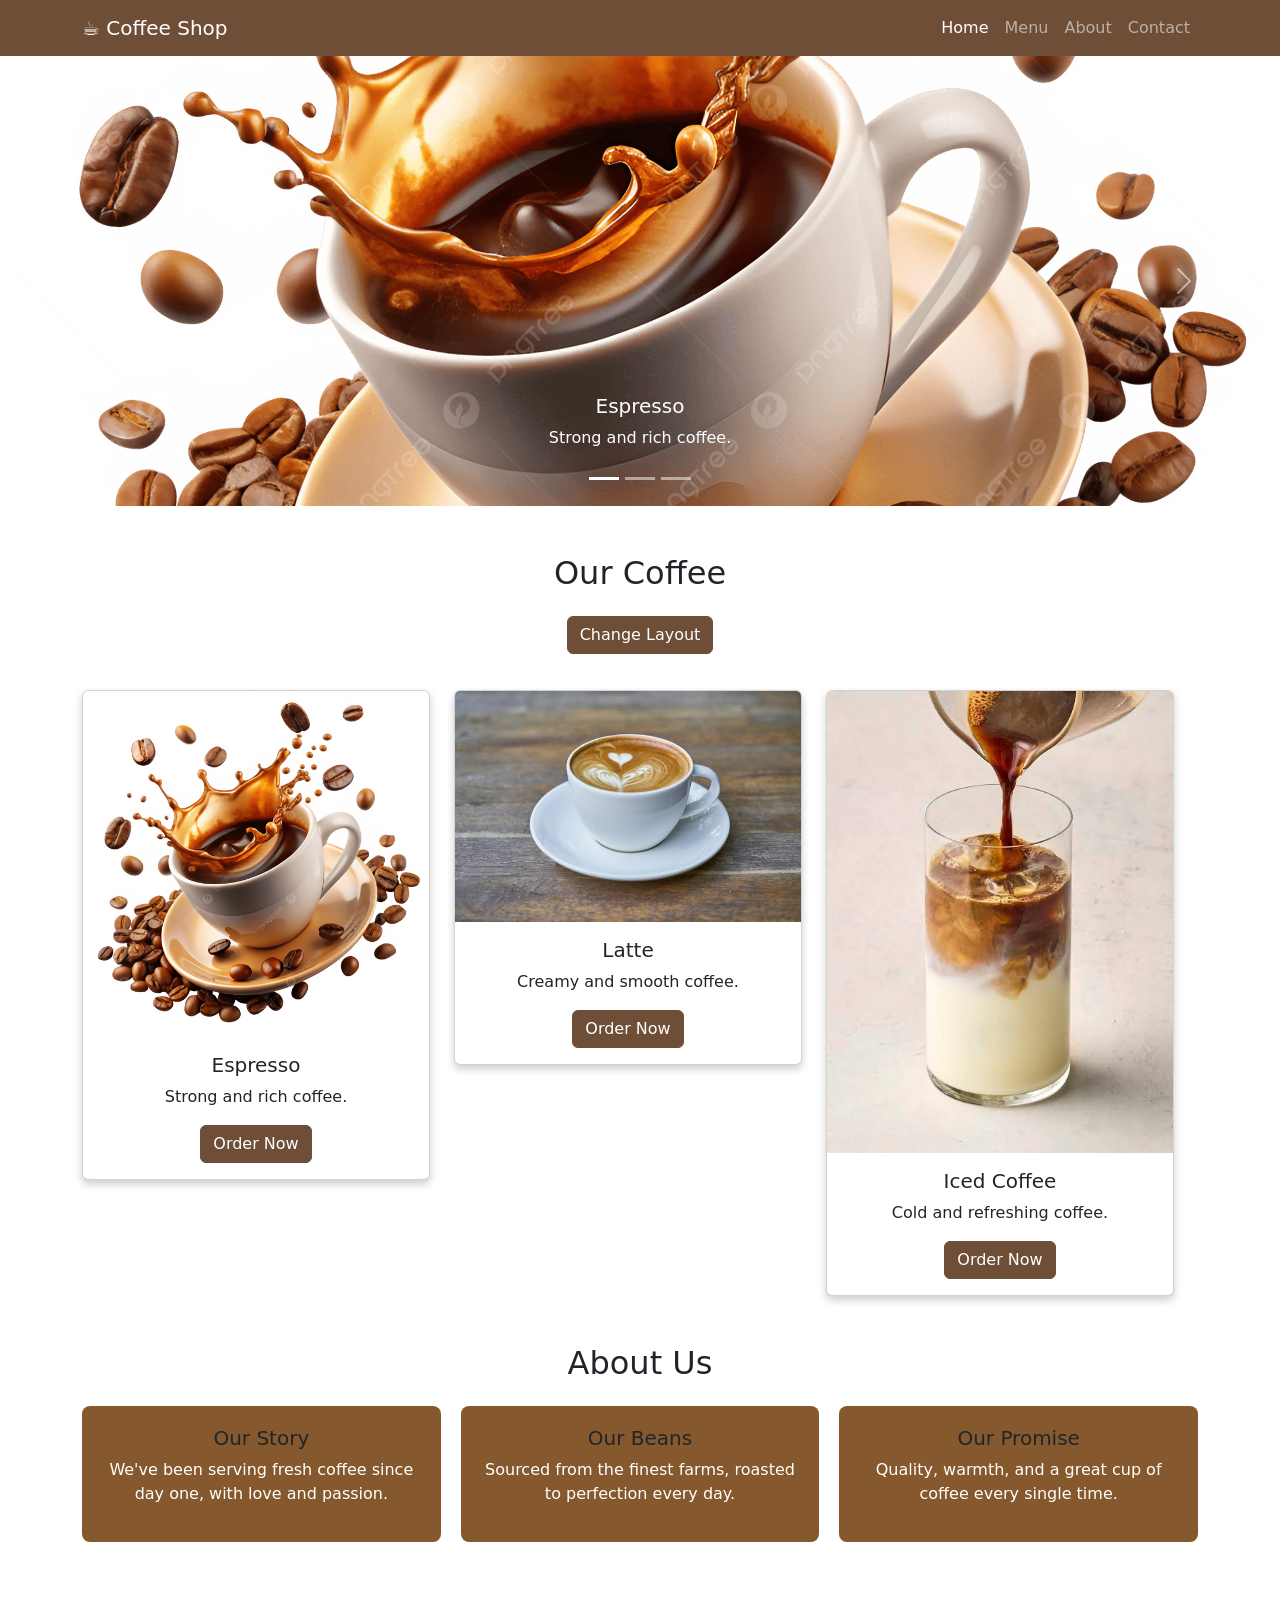
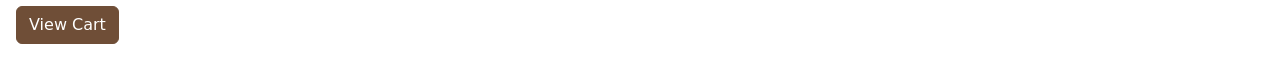
<file: index.html>
<!DOCTYPE html> 
<html lang="en">
<head>
    <meta charset="UTF-8">
    <meta name="viewport" content="width=device-width, initial-scale=1.0">
    <title>Coffee Shop</title>

    <!--bootstrap!-->
    <link href="https://cdn.jsdelivr.net/npm/bootstrap@5.3.3/dist/css/bootstrap.min.css" rel="stylesheet">

    <!--css!-->
    <link rel="stylesheet" href="style.css">
</head>
<body>
    <nav class="navbar navbar-expand-lg navbar-dark custom-navbar">
  <div class="container">
    <a class="navbar-brand" href="#">☕ Coffee Shop</a>

    <button class="navbar-toggler" type="button" data-bs-toggle="collapse" data-bs-target="#navbarNav">
      <span class="navbar-toggler-icon"></span>
    </button>

    <div class="collapse navbar-collapse" id="navbarNav">
      <ul class="navbar-nav ms-auto">
        <li class="nav-item">
          <a class="nav-link active" href="#">Home</a>
        </li>
        <li class="nav-item">
          <a class="nav-link" href="#">Menu</a>
        </li>
        <li class="nav-item">
          <a class="nav-link" href="#">About</a>
        </li>
        <li class="nav-item">
          <a class="nav-link" href="#">Contact</a>
        </li>
      </ul>
    </div>
  </div>
</nav>
<!--Carousel-->
<div id="coffeeCarousel" class="carousel slide" data-bs-ride="carousel">
    <div class="carousel-indicators">
        <button type="button" data-bs-target="#coffeeCarousel" data-bs-slide-to="0" class="active"></button>
        <button type="button" data-bs-target="#coffeeCarousel" data-bs-slide-to="1"></button>
        <button type="button" data-bs-target="#coffeeCarousel" data-bs-slide-to="2"></button>
    </div>

    <div class="carousel-inner">
        <div class="carousel-item active">
            <img src="images/coffee1.jpg" class="d-block w-100" alt="Espresso" style="max-height:450px; object-fit:cover;">
            <div class="carousel-caption d-none d-md-block">
                <h5>Espresso</h5>
                <p>Strong and rich coffee.</p>
            </div>
        </div>
        <div class="carousel-item">
            <img src="images/coffee2.jpg" class="d-block w-100" alt="Latte" style="max-height:450px; object-fit:cover;">
            <div class="carousel-caption d-none d-md-block">
                <h5>Latte</h5>
                <p>Creamy and smooth coffee.</p>
            </div>
        </div>
        <div class="carousel-item">
            <img src="images/coffee3.jpg" class="d-block w-100" alt="Iced Coffee" style="max-height:450px; object-fit:cover;">
            <div class="carousel-caption d-none d-md-block">
                <h5>Iced Coffee</h5>
                <p>Cold and refreshing coffee.</p>
            </div>
        </div>
    </div>

    <button class="carousel-control-prev" type="button" data-bs-target="#coffeeCarousel" data-bs-slide="prev">
        <span class="carousel-control-prev-icon"></span>
    </button>
    <button class="carousel-control-next" type="button" data-bs-target="#coffeeCarousel" data-bs-slide="next">
        <span class="carousel-control-next-icon"></span>
    </button>
</div>

    <section class="container my-5">
    <h2 class="text-center mb-4">Our Coffee</h2>

    <div class="text-center mb-3">
        <button class="btn btn-outline-dark" onclick="toggleLayout()">
            Change Layout
        </button>
    </div>

    <div class="row" id="coffee-row">

    <div class="row">

        <div class="col-md-4">
            <div class="card">
                <img src="images/coffee1.jpg" class="card-img-top" alt="Espresso">
                <div class="card-body">
                    <h5 class="card-title">Espresso</h5>
                    <p class="card-text">Strong and rich coffee.</p>
                  <button class="btn btn-dark"onclick="addToCart('Espresso',this)">
                    Order Now
                  </button>              
                </div>
            </div>
        </div>

        <div class="col-md-4">
            <div class="card">
                <img src="images/coffee2.jpg" class="card-img-top" alt="Latte">
                <div class="card-body">
                    <h5 class="card-title">Latte</h5>
                    <p class="card-text">Creamy and smooth coffee.</p>
                    <button class="btn btn-dark"onclick= "addToCart('Latte',this)">
                    Order Now
                  </button>  
                </div>
            </div>
        </div>
        <div class="col-md-4">
            <div class="card">
                <img src="images/coffee3.jpg" class="card-img-top" alt="Iced Coffee">
                <div class="card-body">
                    <h5 class="card-title">Iced Coffee</h5>
                    <p class="card-text">Cold and refreshing coffee.</p>
                    <button class="btn btn-dark"onclick="addToCart('Iced coffee',this)">
                    Order Now
                  </button>  
                    
                </div>
            </div>
        </div>
    </div>
</section>
<section class="container my-5">
    <h2 class="text-center mb-4">About Us</h2>
    <div class="about-grid">
        <div class="about-box">
            <h5>Our Story</h5>
            <p>We've been serving fresh coffee since day one, with love and passion.</p>
        </div>
        <div class="about-box">
            <h5>Our Beans</h5>
            <p>Sourced from the finest farms, roasted to perfection every day.</p>
        </div>
        <div class="about-box">
            <h5>Our Promise</h5>
            <p>Quality, warmth, and a great cup of coffee every single time.</p>
        </div>
    </div>
</section>
<button class="btn btn-dark m-3"
        type="button"
        data-bs-toggle="offcanvas"
        data-bs-target="#cart"
        aria-controls="cart">
    View Cart
</button>

<div class="offcanvas offcanvas-start"
     tabindex="-1"
     id="cart"
     aria-labelledby="cartLabel">

    <div class="offcanvas-header">
        <h5 class="offcanvas-title" id="cartLabel">
            Shopping Cart
        </h5>
        <button type="button"
                class="btn-close"
                data-bs-dismiss="offcanvas">
        </button>
    </div>

   <div class="offcanvas-body">
    <div id="cart-body">
        <p>No items added yet.</p>
   </div>
    </div>
</div>
<script src="https://cdn.jsdelivr.net/npm/bootstrap@5.3.3/dist/js/bootstrap.bundle.min.js"></script>
<script src="script.js"></script>
</body>
</html>
</file>
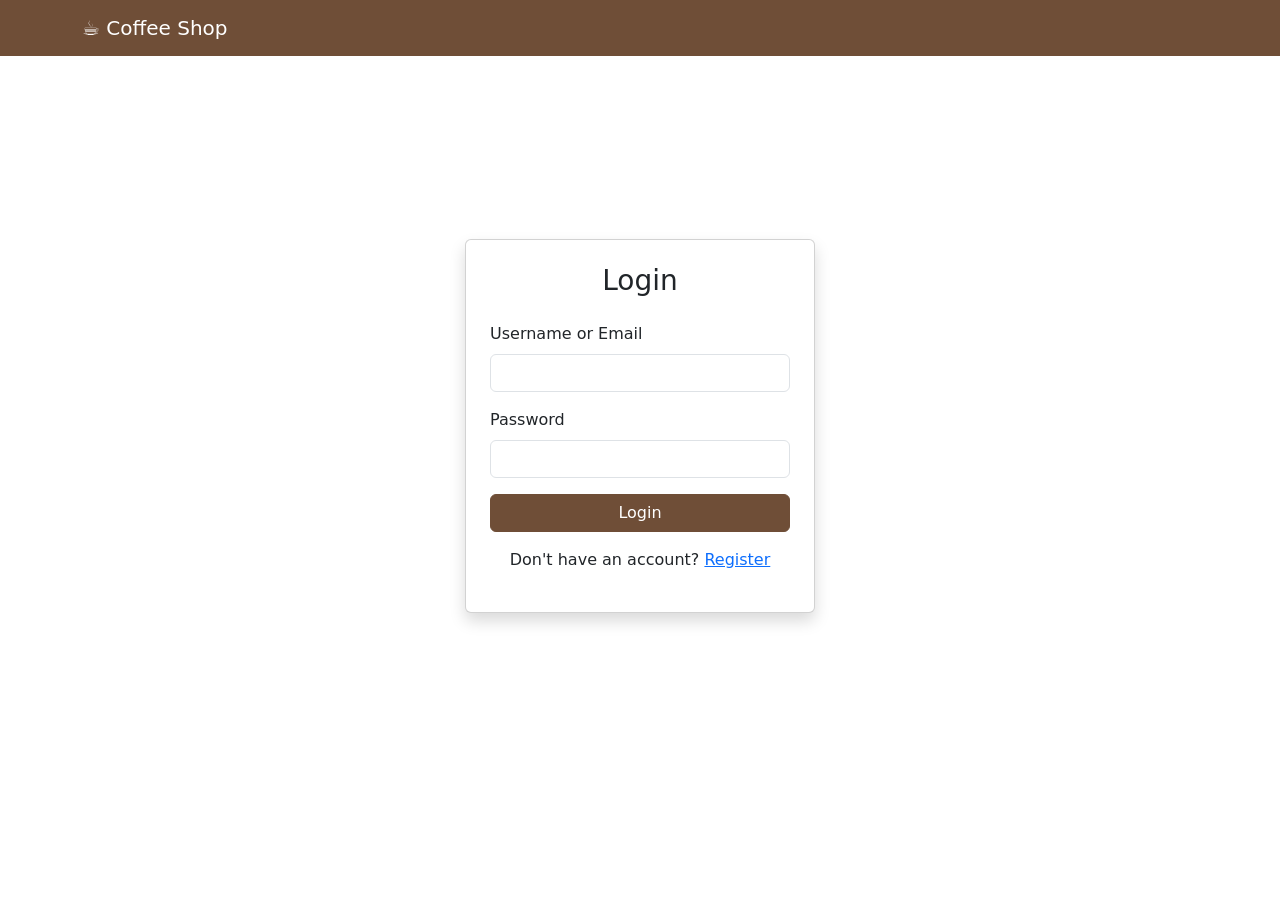
<file: auth/login.html>
<!DOCTYPE html>
<html lang="en">

<head>
    <meta charset="UTF-8">
    <meta name="viewport" content="width=device-width, initial-scale=1.0">

    <title>Coffee Shop - Login</title>

    <!-- Bootstrap -->
    <link href="https://cdn.jsdelivr.net/npm/bootstrap@5.3.3/dist/css/bootstrap.min.css" rel="stylesheet">

    <!-- CSS -->
    <link rel="stylesheet" href="../style.css">
</head>

<body>

    <!-- Navbar -->
    <nav class="navbar navbar-expand-lg navbar-dark custom-navbar">
        <div class="container">

            <a class="navbar-brand" href="../index.html">
                ☕ Coffee Shop
            </a>

        </div>
    </nav>


    <!-- Login Form -->
    <div class="container d-flex justify-content-center align-items-center"
         style="min-height: 80vh;">

        <div class="card shadow p-4" style="width: 350px;">

            <h3 class="text-center mb-4">
                Login
            </h3>

            <form action="login.php" method="POST">

                <!-- Username or Email -->
                <div class="mb-3">

                    <label class="form-label">
                        Username or Email
                    </label>

                    <input
                        type="text"
                        name="login"
                        class="form-control"
                        required
                    >

                </div>


                <!-- Password -->
                <div class="mb-3">

                    <label class="form-label">
                        Password
                    </label>

                    <input
                        type="password"
                        name="password"
                        class="form-control"
                        required
                    >

                </div>


                <!-- Login Button -->
                <button
                    type="submit"
                    class="btn btn-dark w-100">
                    Login
                </button>

            </form>


            <!-- Register Link -->
            <p class="text-center mt-3">

                Don't have an account?

                <a href="register.html">
                    Register
                </a>

            </p>

        </div>

    </div>

</body>

</html>
</file>
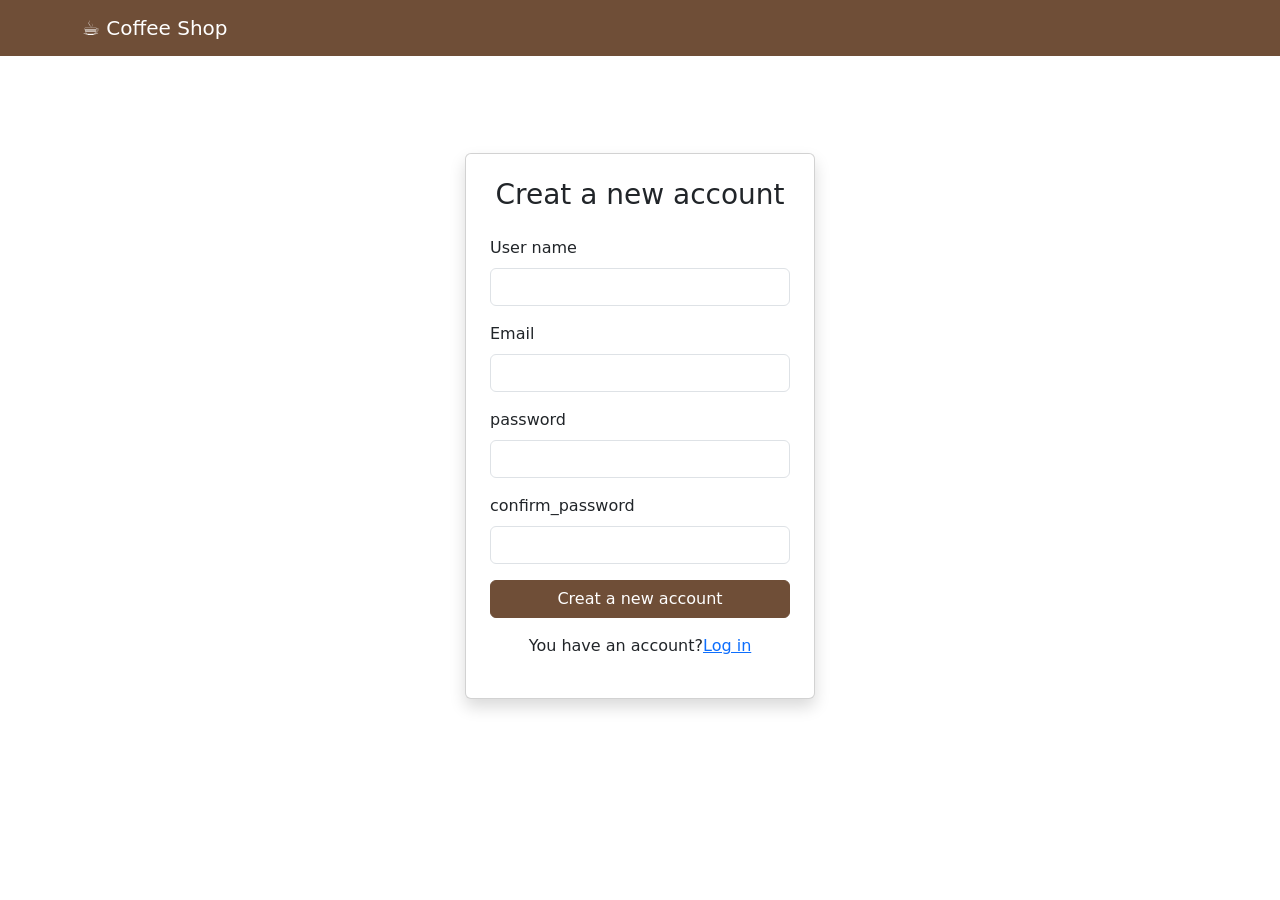
<file: auth/register.html>
<!DOCTYPE html>
<html lang="en">
<head>
    <meta charset="UTF-8">
    <meta name="viewport" content="width=device-width, initial-scale=1.0">
    <title>Coffee Shop - Register</title>

    <!--bootstrap-->
    <link href="https://cdn.jsdelivr.net/npm/bootstrap@5.3.3/dist/css/bootstrap.min.css" rel="stylesheet">

    <!--css-->
    <link rel="stylesheet" href="../style.css">
</head>
<body>
    <nav class="navbar navbar-expand-lg navbar-dark custom-navbar">
        <div class="container">
            <a class="navbar-brand" href="../index.html">☕ Coffee Shop</a>
        </div>
    </nav>

    <div class="container d-flex justify-content-center align-items-center" style="min-height: 80vh;">
        <div class="card shadow p-4" style="width: 350px;">
            <h3 class="text-center mb-4">Creat a new account</h3>

            <form action="register.php" method="POST">
                <div class="mb-3">
                    <label class="form-label">User name</label>
                    <input type="text" name="username" class="form-control" required>
                </div>
                <div class="mb-3">
                    <label class="form-label">Email</label>
                    <input type="email" name="email" class="form-control" required>
                </div>
                <div class="mb-3">
                    <label class="form-label">password</label>
                    <input type="password" name="password" class="form-control" required>
                </div>
                <div class="mb-3">
                    <label class="form-label">confirm_password</label>
                    <input type="password" name="confirm_password" class="form-control" required>
                </div>
                <button type="submit" class="btn btn-dark w-100">Creat a new account</button>
            </form>

            <p class="text-center mt-3">
 You have an account?<a href="login.html">Log in</a>
            </p>
        </div>
    </div>
</body>
</html>
</file>
<file: style.css>
.carousel-item img{
    width: 100%;
    height: auto;
    object-fit: cover;
}
.card{
    margin-top: 20px;
    box-shadow:0 4px 8px rgba(0,0,0,0.2);
    transition:0.3s;
}
.card:hover{
    transform:scale(1.05);
}
.card img{
    width:100%; 
}
.custom-navbar{
    background-color: #6f4E37;
}
.btn-dark{
    background-color: #6f4E37;
    border-color: #6f4E37;
}
.btn-dark:hover{
    background-color:#4B2E1E;
}
.order-btn{
    background-color:#6f4E37 !important;
    color: white !important;
    border:none;
}
.order-btn{
    background-color: #4B2E1E !important;
    border-color: #4B2E1E !important;
}
.active-card{
    transform:scale(1.05);
    transition:0.3s;
}
.about-grid {
    display: grid;
    grid-template-columns: repeat(3, 1fr);
    gap: 20px;
}

.about-box {
    background-color: #85592d;
    padding: 20px;
    border-radius: 8px;
    text-align: center;
}

@media (max-width: 768px) {
    .about-grid {
        grid-template-columns: 1fr;
    }
}
.about-box p{
    color: #fff;
}
.about-boxh5{
    color:#fff;
}
.list-layout {
    display: flex;
    flex-direction: column;
}

.list-layout .col-md-4 {
    width: 100%;
}
.btn-outline-dark{
    color: #fff;
    background-color: #6f4E37 !important;
    border-color:#6f4E37 !important;
}
.btn-outline-dark:hover{
    color:#fff;
    background-color: #5a3d2b !important;
    background-color: #5a3d2b !important ;
}
.card-body{
    text-align: center;
}
</file>
